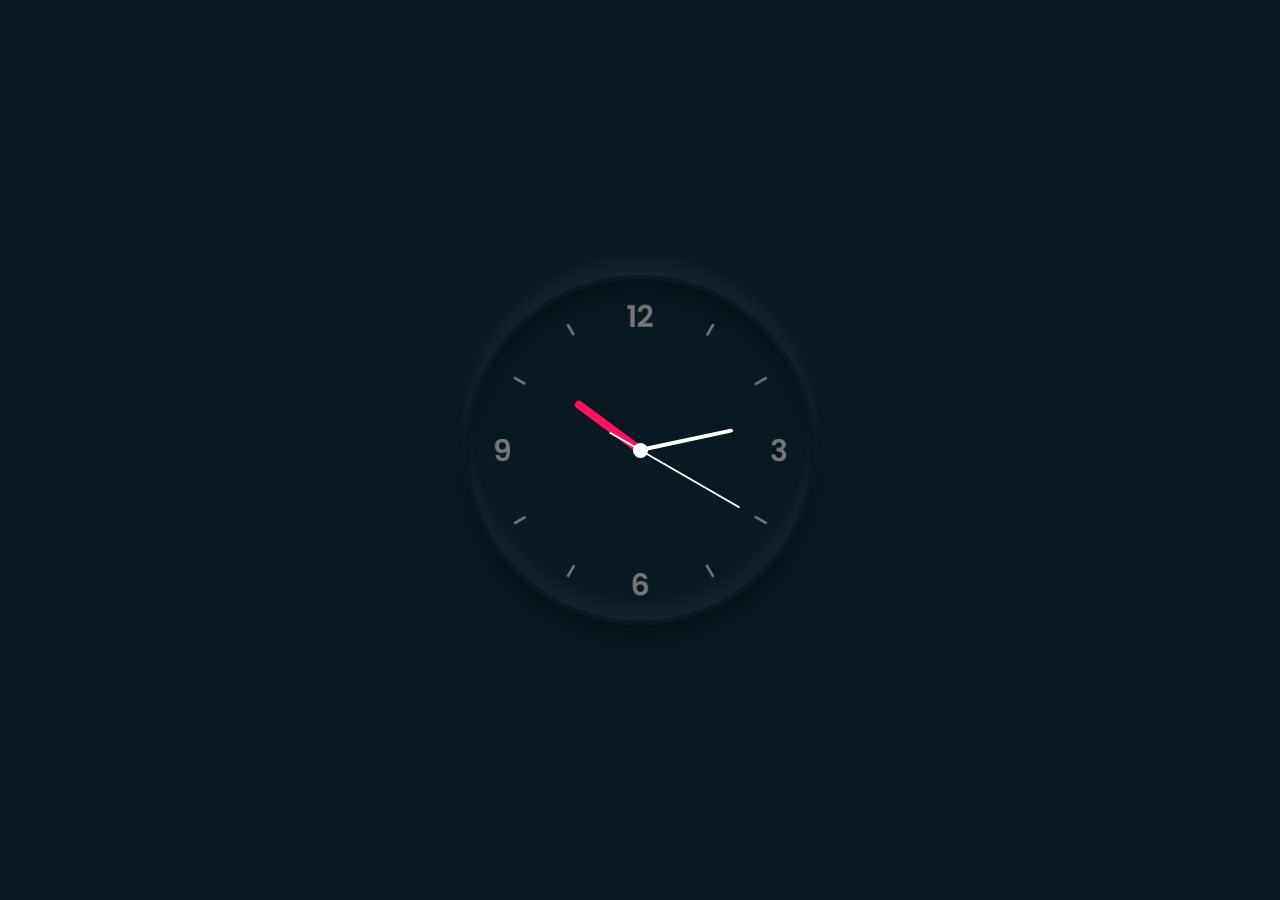
<file: Clock/html/index.html>
<!DOCTYPE html>
<html lang="en" dir="ltr">
  <head>
    <meta charset="utf-8">
    <title>JavaScript Clock UI Dark</title>
    <link rel="stylesheet" href="style.css">
  </head>
  <body>
    <div class = "clock">
      <div class="hour">
        <div class="hr" id ="hr"></div>
      </div>
      <div class="min">
        <div class="mn" id ="mn"></div>
      </div>
      <div class="sec">
        <div class="sc" id ="sc"></div>
      </div>
    </div>
    <script type="text/javascript">
      const deg = 6;
      const hr = document.querySelector('#hr');
      const mn = document.querySelector('#mn');
      const sc = document.querySelector('#sc');

      setInterval(() => {
        let day = new Date();
        let hh = day.getHours() * 30;
        let mm = day.getMinutes() * deg;
        let ss = day.getSeconds() * deg;

        hr.style.transform = `rotateZ(${(hh) + (mm/12)}deg)`;
        mn.style.transform = `rotateZ(${mm}deg)`;
        sc.style.transform = `rotateZ(${ss}deg)`;
      })
    </script>
  </body>
</html>
</file>
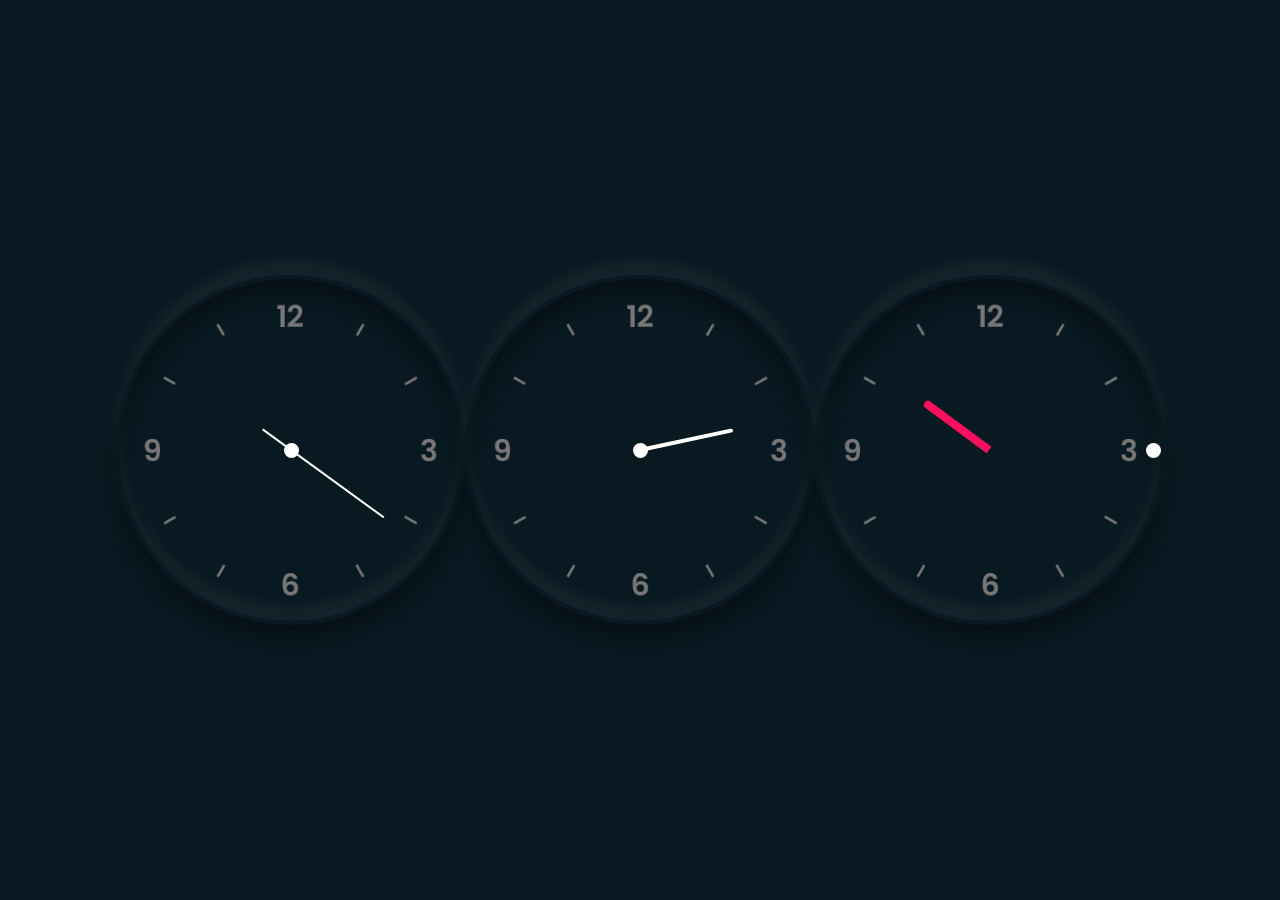
<file: Clock/html/index1.html>
<!DOCTYPE html>
<html lang="en" dir="ltr">
  <head>
    <meta charset="utf-8">
    <title>JavaScript Clock UI Dark</title>
    <link rel="stylesheet" href="style1.css">
  </head>
  <body>
    <div class = "">

      </div>
    <div class = "clock1">
      <div class="hour">
        <div class="hr" id ="hr"></div>
      </div>
    </div>

    <div class = "clock2">
      <div class="min">
        <div class="mn" id ="mn"></div>
      </div>
    </div>

    <div class = "clock3">
      <div class="sec">
        <div class="sc" id ="sc"></div>
      </div>
    </div>
    <script type="text/javascript">
      const deg = 6;
      const hr = document.querySelector('#hr');
      const mn = document.querySelector('#mn');
      const sc = document.querySelector('#sc');

      setInterval(() => {
        let day = new Date();
        let hh = day.getHours() * 30;
        let mm = day.getMinutes() * deg;
        let ss = day.getSeconds() * deg;

        hr.style.transform = `rotateZ(${(hh) + (mm/12)}deg)`;
        mn.style.transform = `rotateZ(${mm}deg)`;
        sc.style.transform = `rotateZ(${ss}deg)`;
      })
    </script>
  </body>
</html>
</file>
<file: Clock/html/style.css>
*
{
  margin: 0;
  padding: 0;
  box-sizing: border-box;
}
body
{
  display: flex;
  justify-content: center;
  align-items: center;
  min-height: 100vh;
  background: #091921;
}
.clock
{
  width: 350px;
  height: 350px;
  display: flex;
  justify-content: center;
  align-items: center;
  background: url(clock.png);
  background-size: cover;
  border: 4px solid #091921;
  border-radius: 50%;
  box-shadow: 0 -15px 15px rgba(255,255,255, 0.05),
              inset 0 -15px 15px rgba(255,255,255, 0.05),
              0 15px 15px rgba(0,0,0,0.3),
              inset 0 15px 15px rgba(0,0,0,0.3);
}
.clock:before
{
  content: '';
  position: absolute;
  width: 15px;
  height: 15px;
  background: #fff;
  border-radius: 50%;
  z-index: 10000;
}
.clock .hour,
.clock .min,
.clock .sec
{
  position: absolute;
}
.clock .hour, .hr
{
  width: 160px;
  height: 160px;
}
.clock .min, .mn
{
  width: 190px;
  height: 190px;
}
.clock .sec, .sc
{
  width: 230px;
  height: 230px;
}
.hr, .mn, .sc
{
  display: flex;
  justify-content: center;
  /*align-items: center;*/
  position: absolute;
  border-radius: 50%;
}
.hr:before
{
  content: '';
  position: absolute;
  width: 8px;
  height: 80px;
  background: #ff105e;
  z-index: 10;
  border-radius: 6px  6px 0 0;
}
.mn:before
{
  content: '';
  position: absolute;
  width: 4px;
  height: 90px;
  background: #fff;
  z-index: 11;
  border-radius: 6px 6px 0 0;
}
.sc:before
{
  content: '';
  position: absolute;
  width: 2px;
  height: 150px;
  background: #fff;
  z-index: 12;
  border-radius: 6px 6px 0 0;
}
</file>
<file: Clock/html/style1.css>
*
{
  margin: 0;
  padding: 0;
  box-sizing: border-box;
}
body
{
  display: flex;
  justify-content: center;
  align-items: center;
  min-height: 100vh;
  background: #091921;
}
.clock1
{
  width: 350px;
  height: 350px;
  display: flex;
  justify-content: flex-start;
  align-items: center;
  background: url(clock.png);
  background-size: cover;
  border: 4px solid #091921;
  border-radius: 50%;
  box-shadow: 0 -15px 15px rgba(255,255,255, 0.05),
              inset 0 -15px 15px rgba(255,255,255, 0.05),
              0 15px 15px rgba(0,0,0,0.3),
              inset 0 15px 15px rgba(0,0,0,0.3);
}
.clock2
{
  width: 350px;
  height: 350px;
  display: flex;
  justify-content: center;
  align-items: center;
  background: url(clock.png);
  background-size: cover;
  border: 4px solid #091921;
  border-radius: 50%;
  box-shadow: 0 -15px 15px rgba(255,255,255, 0.05),
              inset 0 -15px 15px rgba(255,255,255, 0.05),
              0 15px 15px rgba(0,0,0,0.3),
              inset 0 15px 15px rgba(0,0,0,0.3);
}
.clock3
{
  width: 350px;
  height: 350px;
  display: flex;
  justify-content: flex-end;
  align-items: center;
  background: url(clock.png);
  background-size: cover;
  border: 4px solid #091921;
  border-radius: 50%;
  box-shadow: 0 -15px 15px rgba(255,255,255, 0.05),
              inset 0 -15px 15px rgba(255,255,255, 0.05),
              0 15px 15px rgba(0,0,0,0.3),
              inset 0 15px 15px rgba(0,0,0,0.3);
}
.clock1:before
{
  content: '';
  position: absolute;
  margin-left: 165px;
  width: 15px;
  height: 15px;
  background: #fff;
  border-radius: 50%;
  z-index: 10000;
}
.clock2:before
{
  content: '';
  position: absolute;
  width: 15px;
  height: 15px;
  background: #fff;
  border-radius: 50%;
  z-index: 10000;
}
.clock3:before
{
  content: '';
  position: absolute;
  margin-left: -165px;
  width: 15px;
  height: 15px;
  background: #fff;
  border-radius: 50%;
  z-index: 10000;
}
.clock .hour,
.clock .min,
.clock .sec
{
  position: absolute;
}
.clock .hour, .hr
{
  width: 160px;
  height: 160px;
}
.clock .min, .mn
{
  width: 190px;
  height: 190px;
}
.clock .sec, .sc
{
  width: 230px;
  height: 230px;
}
.hr
{
  display: flex;
  justify-content: center;

  margin-top: -80px;
  margin-left: 790px;
  /*align-items: center;*/
  position: absolute;
  border-radius: 50%;
}
.mn
{
  display: flex;
  justify-content: center;

  margin-top: -95px;
  margin-left : -95px;
  /*align-items: center;*/
  position: absolute;
  border-radius: 50%;
}
.sc
{
  display: flex;
  justify-content: center;

  margin-top: -115px;
  margin-left: -985px;
  /*align-items: center;*/
  position: absolute;
  border-radius: 50%;
}
.hr:before
{
  content: '';
  position: absolute;
  width: 8px;
  height: 80px;
  background: #ff105e;
  z-index: 10;
  border-radius: 6px  6px 0 0;
}
.mn:before
{
  content: '';
  position: absolute;
  width: 4px;
  height: 90px;
  background: #fff;
  z-index: 11;
  border-radius: 6px 6px 0 0;
}
.sc:before
{
  content: '';
  position: absolute;
  width: 2px;
  height: 150px;
  background: #fff;
  z-index: 12;
  border-radius: 6px 6px 0 0;
}
</file>
